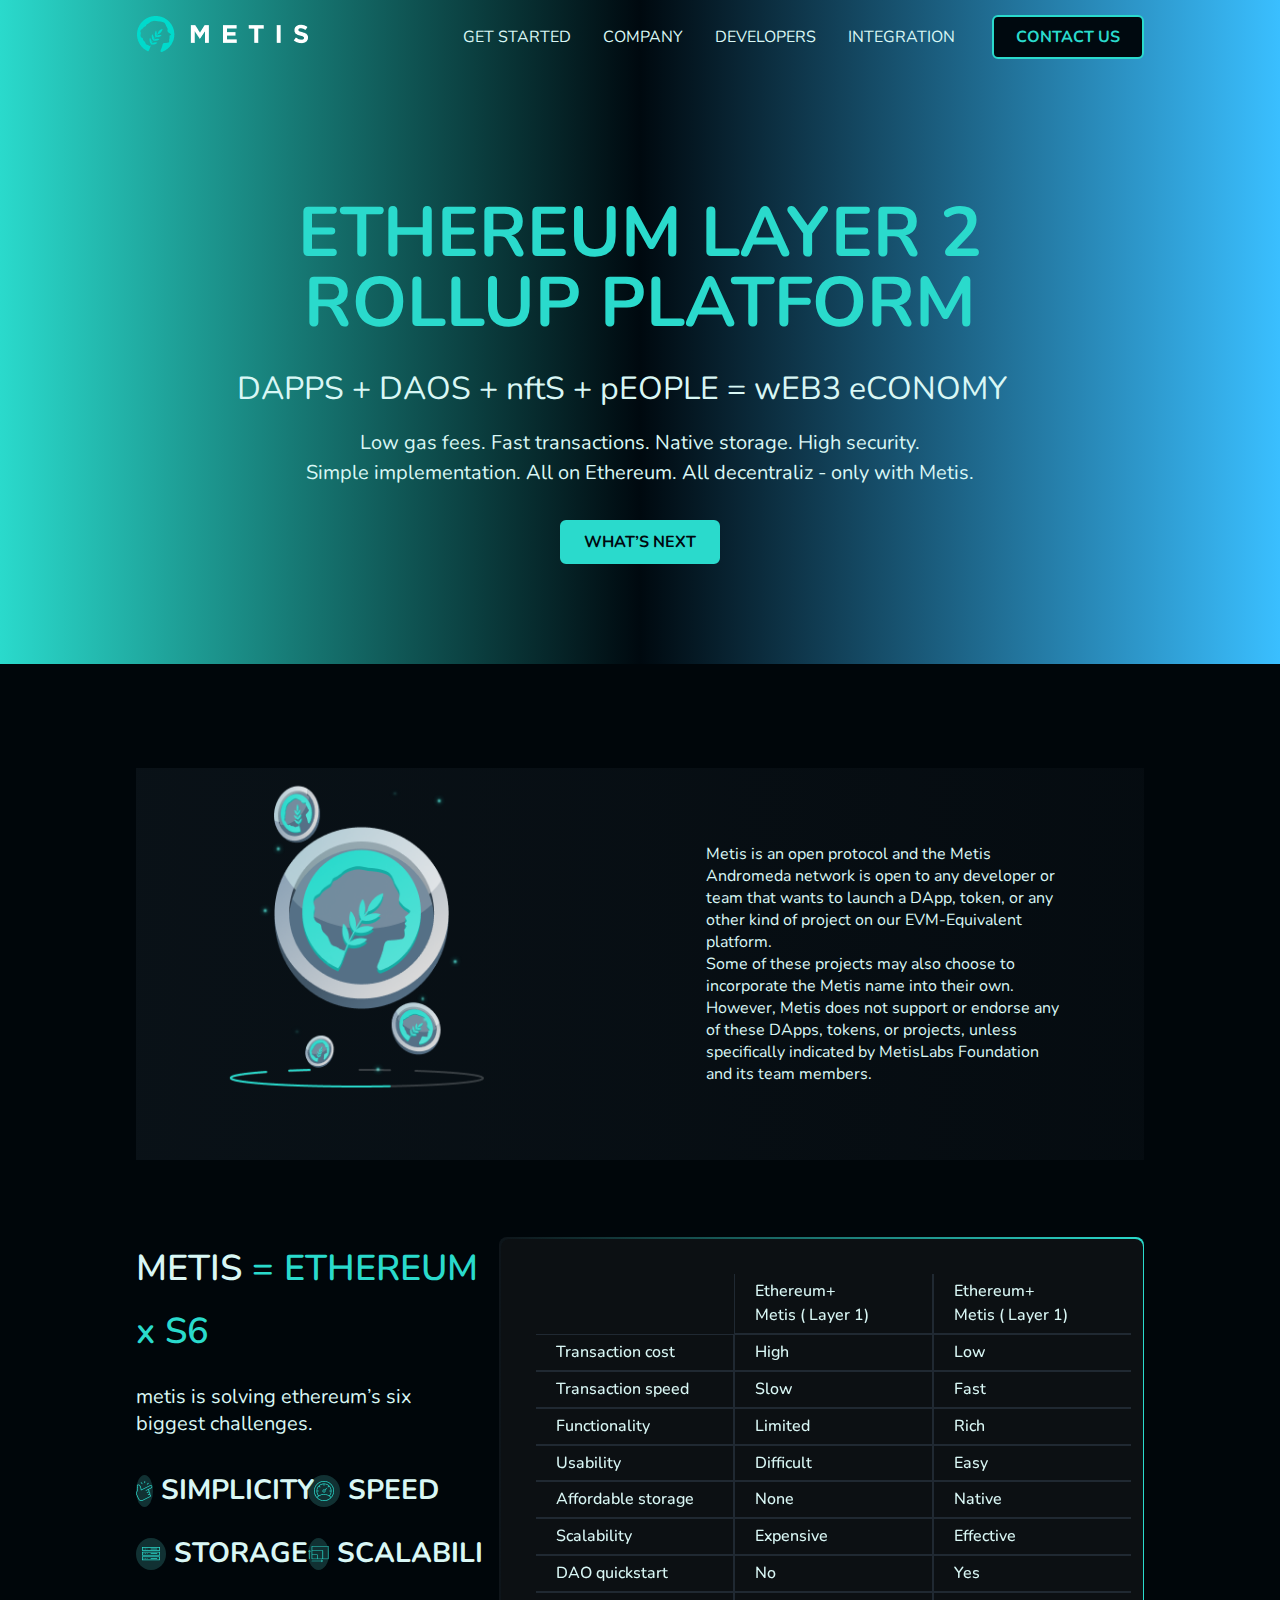
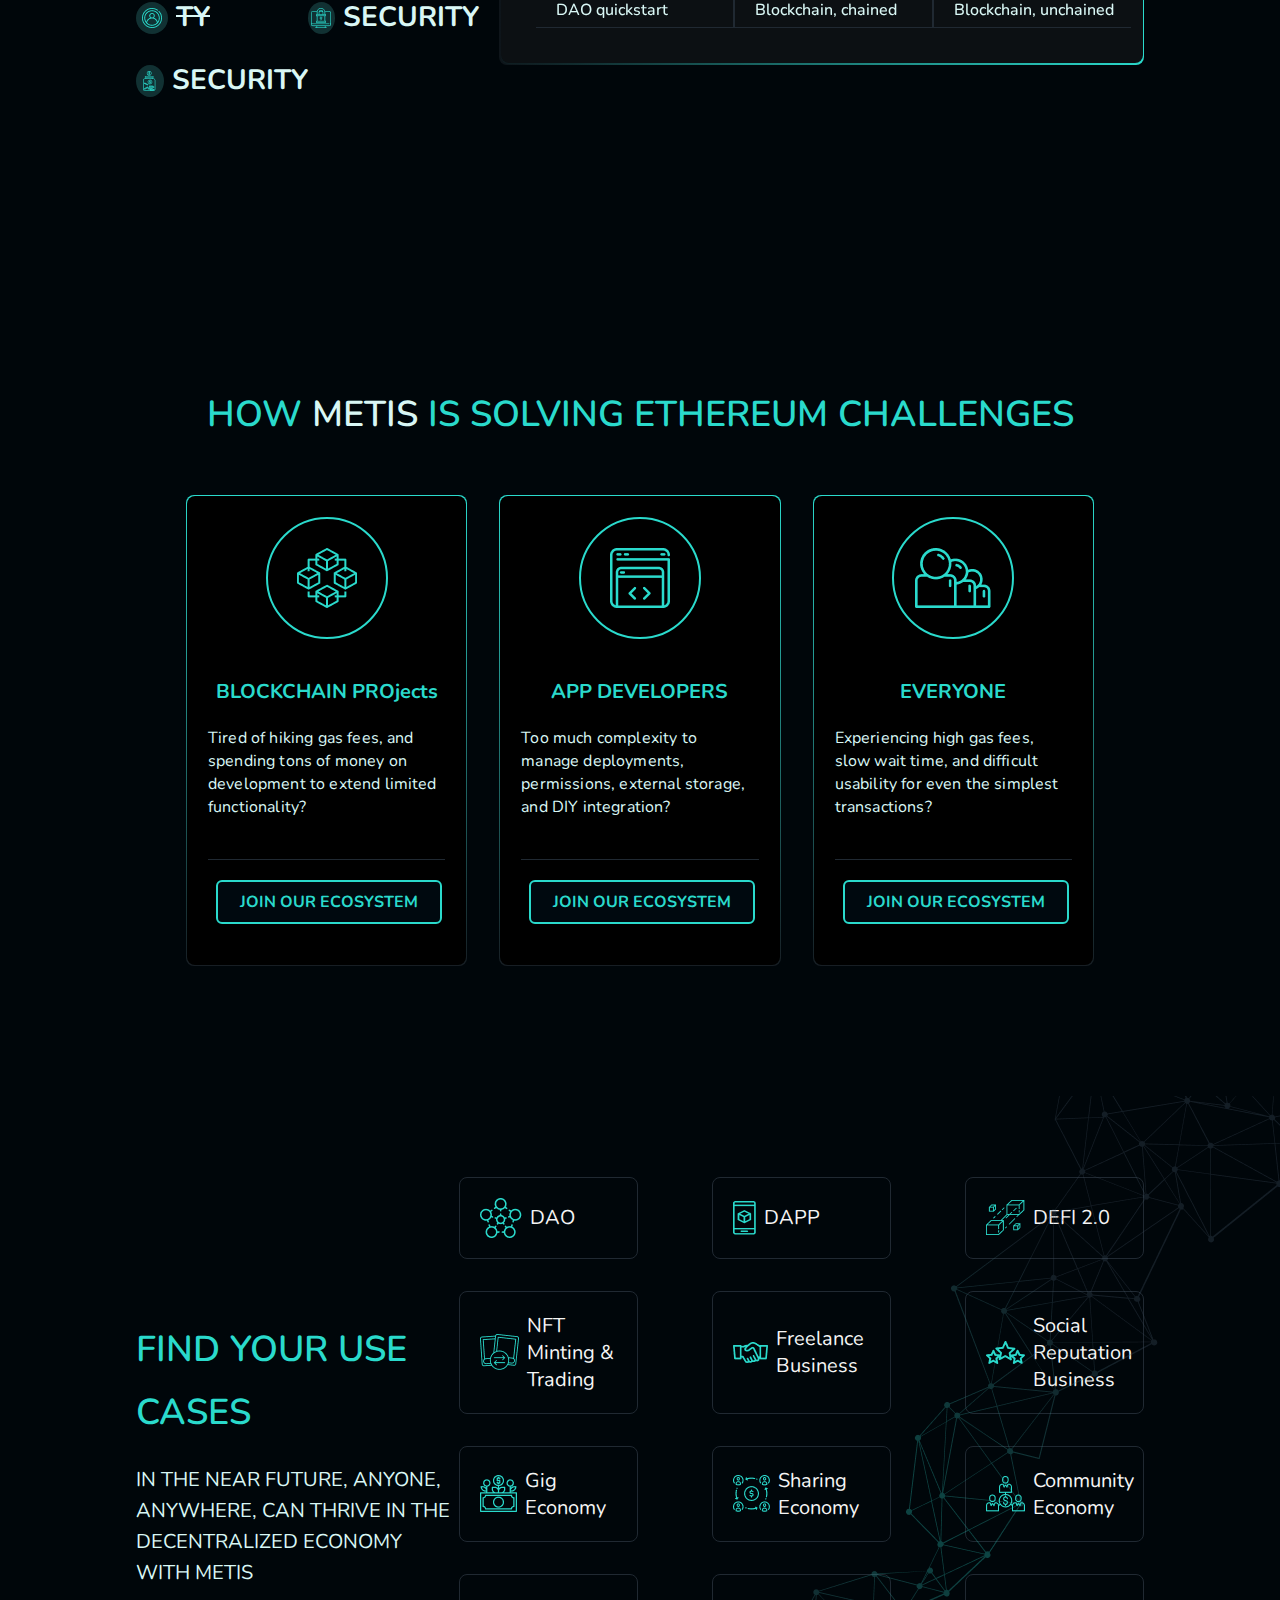
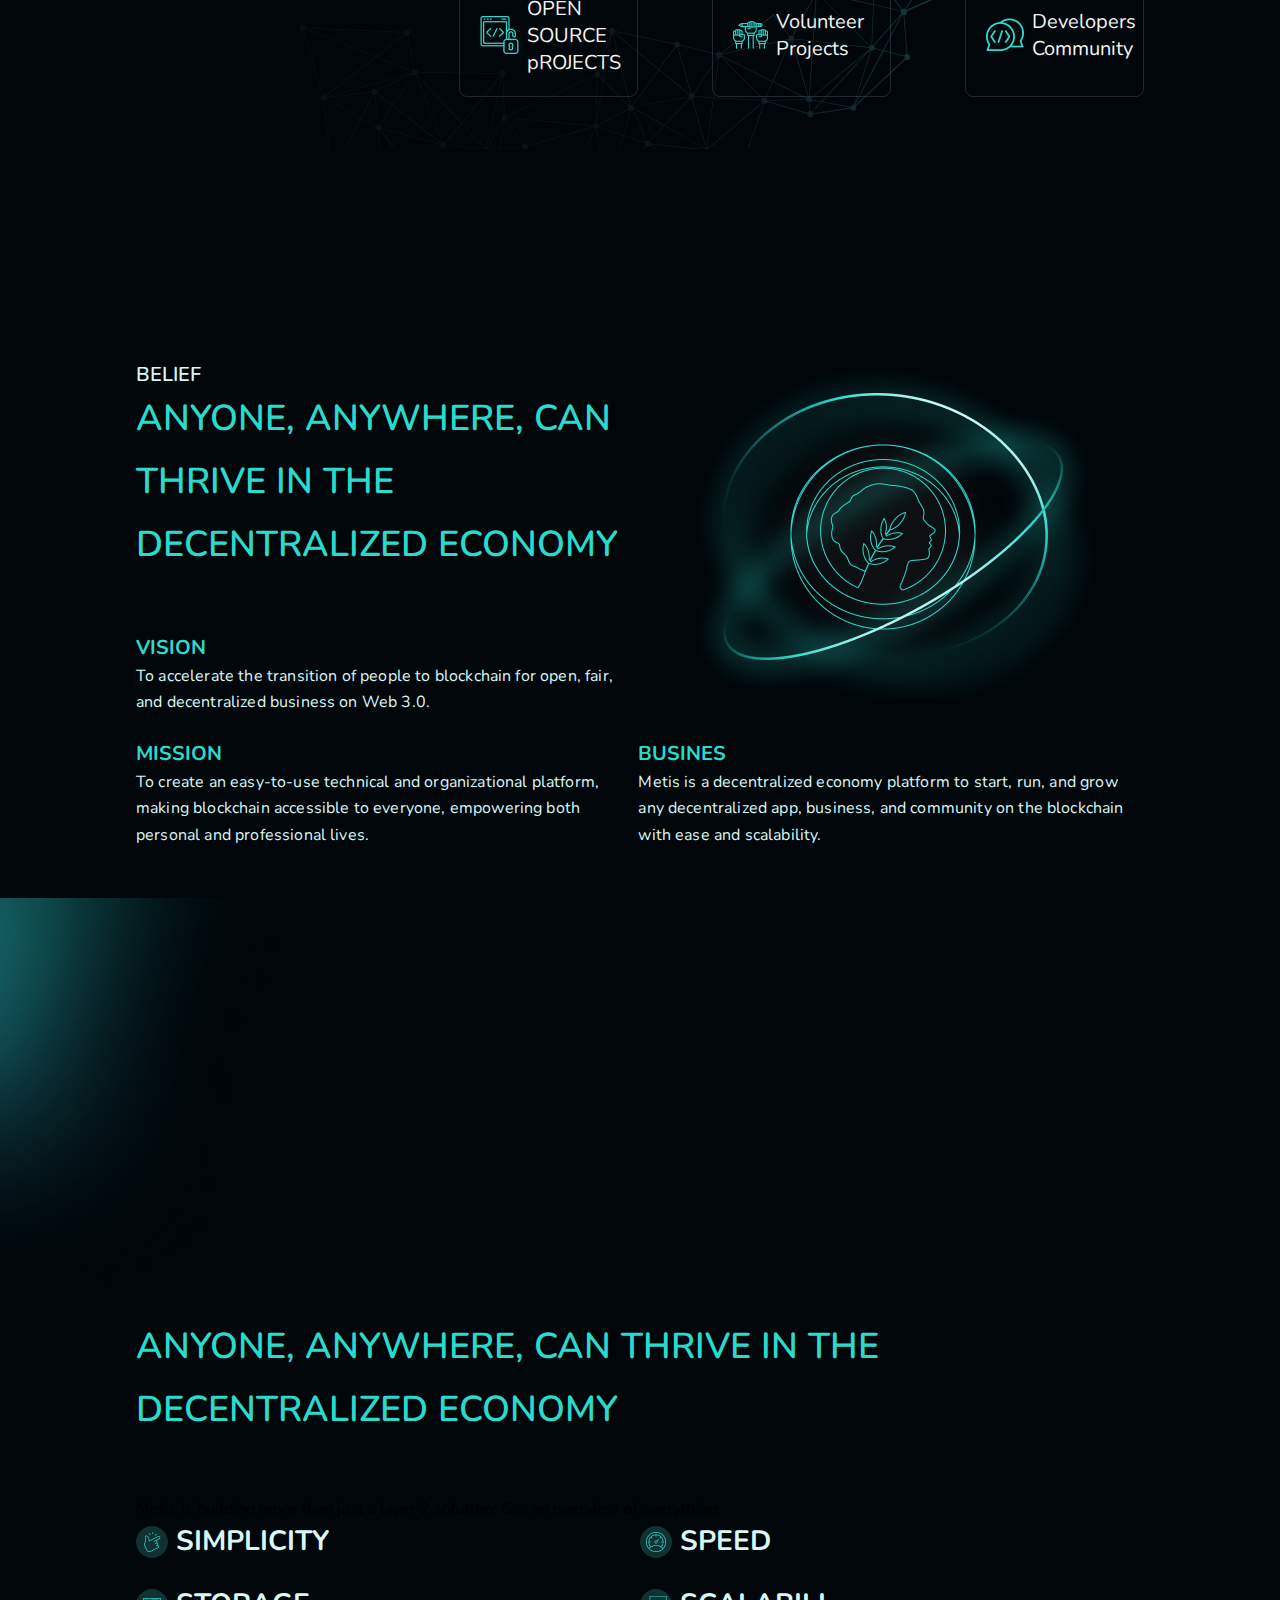
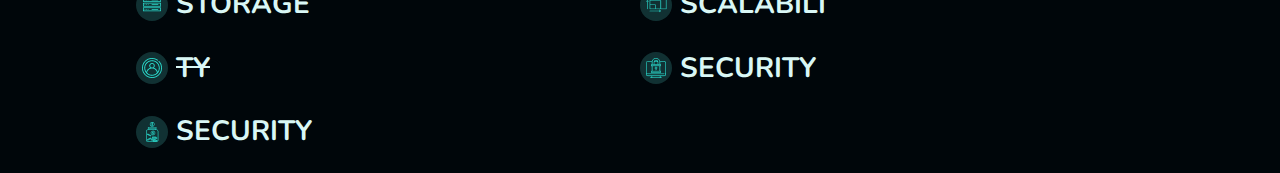
<file: page6/index.html>
<!DOCTYPE html>
<html lang="en">
<head>
    <meta charset="UTF-8">
    <meta http-equiv="X-UA-Compatible" content="IE=edge">
    <meta name="viewport" content="width=device-width, initial-scale=1.0">
    <link rel="shortcut icon" href="./src/img/Vector.png" type="image/x-icon">
    <title>Metis</title>
    <!-- css -->
    <link rel="stylesheet" href="./src/css/reset.css">
    <!-- <link rel="stylesheet" href="./src/css/grid.css"> -->
    <link rel="stylesheet" href="./src/css/style.css">

    <link rel="preconnect" href="https://fonts.googleapis.com">
    <link rel="preconnect" href="https://fonts.gstatic.com" crossorigin>
    <link href="https://fonts.googleapis.com/css2?family=Nunito:wght@400;500;700&display=swap" rel="stylesheet">
</head>
<body>
    <div class="main">
      <div class="block-header-banner">
        <div class="row">
            <!-- header -->
        <div class="header">
            <a href="#" class="logoweb underline">
             <img src="./src/img/logo.png" alt="">
            </a>
            <ul class="nav">
             <li class="nav__item">
                 <a href="#" class="underline nav__link">
                     GET STARTED
                 </a>
             </li>
             <li class="nav__item">
                 <a href="#" class="underline nav__link">
                     COMPANY
                 </a>
             </li>
             <li class="nav__item">
                 <a href="#" class="underline nav__link">
                     DEVELOPERS
                 </a>
             </li>
             <li class="nav__item">
                 <a href="#" class="underline nav__link">
                     INTEGRATION
                 </a>
             </li>
            </ul>
            <a href="#" class="underline btn btn--black">
             Contact us
            </a>
         </div>
         <!-- end header -->
         <!-- banner -->
         <div class="banner">
             <h1 class="banner__title">
                 ETHEREUM LAYER 2 ROLLUP PLATFORM
             </h1>
             <span class="banner__slogan">
                 DAPPS + DAOS + nftS + pEOPLE = wEB3 eCONOMY
             </span>
             <p class="banner__description">
                 Low gas fees. Fast transactions. Native storage. High security.<br/>
 Simple implementation. All on Ethereum. All decentraliz - only with Metis.
             </p>
             <a href="#" class="underline btn btn--blue">
                 what’s next
             </a>
         </div>
         <!-- end banner -->
        </div>
      </div>
      <!-- intro -->
      <div class="intro">
        <div class="row intro__wrapper">
            <img src="./src/img/intro.png" alt="" class="intro__img">
            <p class="intro__content">
                Metis is an open protocol and the Metis Andromeda network is open to any developer or team that wants to launch a DApp, token, or any other kind of project on our EVM-Equivalent platform.<br/>
Some of these projects may also choose to incorporate the Metis name into their own. However, Metis does not support or endorse any of these DApps, tokens, or projects, unless specifically indicated by MetisLabs Foundation and its team members.
            </p>
        </div>
      </div>
      <!--ethereum  -->
      <div class="ethereum row">
        <div class="ethereum__left">
            <h2 class="matis__title">
                <span>METIS </span>= ETHEREUM x S6
            </h2>
            <p class="ethereum__description">
                METIS IS SOLVING ETHEREUM’S
SIX BIGGEST CHALLENGES.
            </p>
            <ul class="ethereum__list">
                <li class="ethereum__item">
                    <span class="ethereum__circle"><img src="./src/img/e1.png" alt=""></span>
                    <span class="ethereum__item-text">SIMPLICITY</span>
                </li>
                <li class="ethereum__item">
                    <span class="ethereum__circle"><img src="./src/img/e2.png" alt=""></span>
                    <span class="ethereum__item-text">SPEED</span>
                </li>
                <li class="ethereum__item">
                    <span class="ethereum__circle"><img src="./src/img/e3.png" alt=""></span>
                    <span class="ethereum__item-text">STORAGE</span>
                </li>
                <li class="ethereum__item">
                    <span class="ethereum__circle"><img src="./src/img/e4.png" alt=""></span>
                    <span class="ethereum__item-text">SCALABILI</span>
                </li>
                <li class="ethereum__item">
                    <span class="ethereum__circle"><img src="./src/img/e5.png" alt=""></span>
                    <s class="ethereum__item-text"pan>TY</s>
                </li>
                <li class="ethereum__item">
                    <span class="ethereum__circle"><img src="./src/img/e7.png" alt=""></span>
                    <span class="ethereum__item-text">SECURITY</span>
                </li>
                <li class="ethereum__item">
                    <span class="ethereum__circle"><img src="./src/img/e8.png" alt=""></span>
                    <span class="ethereum__item-text">SECURITY</span>
                </li>
            </ul>
        </div>
        <div class="ethereum__table-wrapper">
            <div class="ethereum__table">
                <div class="ethereum__row">
                    <span class="ethereum__col ethereum__col--bold"></span>
                    <span class="ethereum__col ethereum__col--bold">Ethereum+<br>
                        Metis ( Layer 1)</span>
                    <span class="ethereum__col ethereum__col--bold">Ethereum+<br>
                        Metis ( Layer 1)</span>
                </div>
                <div class="ethereum__row">
                    <span class="ethereum__col ethereum__col--bold">Transaction cost</span>
                    <span class="ethereum__col ethereum__col--bold">High</span>
                    <span class="ethereum__col ethereum__col--bold">Low</span>
                </div>
                <div class="ethereum__row">
                    <span class="ethereum__col ethereum__col--bold">Transaction speed</span>
                    <span class="ethereum__col ethereum__col--bold">Slow</span>
                    <span class="ethereum__col ethereum__col--bold">Fast</span>
                </div>
                <div class="ethereum__row">
                    <span class="ethereum__col ethereum__col--bold">Functionality</span>
                    <span class="ethereum__col ethereum__col--bold">Limited</span>
                    <span class="ethereum__col ethereum__col--bold">Rich</span>
                </div>
                <div class="ethereum__row">
                    <span class="ethereum__col ethereum__col--bold">Usability</span>
                    <span class="ethereum__col ethereum__col--bold">Difficult</span>
                    <span class="ethereum__col ethereum__col--bold">Easy</span>
                </div>
                <div class="ethereum__row">
                    <span class="ethereum__col ethereum__col--bold">Affordable storage</span>
                    <span class="ethereum__col ethereum__col--bold">None</span>
                    <span class="ethereum__col ethereum__col--bold">Native</span>
                </div>
                <div class="ethereum__row">
                    <span class="ethereum__col ethereum__col--bold">Scalability</span>
                    <span class="ethereum__col ethereum__col--bold">Expensive</span>
                    <span class="ethereum__col ethereum__col--bold">Effective</span>
                </div>
                <div class="ethereum__row">
                    <span class="ethereum__col ethereum__col--bold">DAO quickstart</span>
                    <span class="ethereum__col ethereum__col--bold">No</span>
                    <span class="ethereum__col ethereum__col--bold">Yes</span>
                </div>
                <div class="ethereum__row">
                    <span class="ethereum__col ethereum__col--bold">DAO quickstart</span>
                    <span class="ethereum__col ethereum__col--bold">Blockchain, chained</span>
                    <span class="ethereum__col ethereum__col--bold">Blockchain, unchained</span>
                </div>
            </div>
        </div>
      </div>
      <!-- feature -->
      <div class="feature">
       <div class="row">
       

        <h2 class="matis__title center">
            HOW <span>METIS </span>IS SOLVING ETHEREUM CHALLENGES
        </h2>
        <div class="feature__list">
            <div class="feature__item-wrapper">
            <div class="feature__item">
                <div class="feature__img">
                 <img src="./src/img/fe1.png" alt="" >
                </div>
                 <div class="feature__content">
                     <h3 class="feature__title">
                         BLOCKCHAIN PROjects
                     </h3>
                     <p class="feature__description">
                         Tired of hiking gas fees, and spending tons of money on development to extend limited functionality?
                     </p>
                 </div>
                 <a href="#" class="underline btn btn--black">
                     jOIN OUR ECOSYSTEM
                 </a>
             </div>
            </div>
            <!--  -->
           <div class="feature__item-wrapper">
            <div class="feature__item">
                <div class="feature__img">
                 <img src="./src/img/fe2.png" alt="" >
                </div>
                 <div class="feature__content">
                     <h3 class="feature__title">
                        APP DEVELOPERS
                     </h3>
                     <p class="feature__description">
                        Too much complexity to manage deployments, permissions, external storage, and DIY integration?

                     </p>
                 </div>
                 <a href="#" class="underline btn btn--black">
                     jOIN OUR ECOSYSTEM
                 </a>
             </div>
           </div>
             <!--  -->
           <div class="feature__item-wrapper">
            <div class="feature__item">
                <div class="feature__img">
                 <img src="./src/img/fe3.png" alt="" >
                </div>
                 <div class="feature__content">
                     <h3 class="feature__title">
                        EVERYONE
                     </h3>
                     <p class="feature__description">
                        Experiencing high gas fees, slow wait time, and difficult usability for even the simplest transactions?

                     </p>
                 </div>
                 <a href="#" class="underline btn btn--black">
                     jOIN OUR ECOSYSTEM
                 </a>
             </div>
           </div>
             <!-- <img src="./src/img/bg-fe1.png" alt="" class="feature__bg feature__bg--1">
             <img src="./src/img/bg-fe2.png" alt="" class="feature__bg feature__bg--2"> -->
        </div>
       </div>
      </div>
      <!-- criteria -->
      <div class="criteria">
        <img src="./src/img/bg-cr.png" alt="">
       <div class="row criteria_wrapper">
        <div class="criteria__left">
            <h2 class="matis__title ">
                FIND YOUR USE CASES
            </h2>
            <p class="criteria__description">
                IN THE NEAR FUTURE, ANYONE, ANYWHERE, CAN THRIVE IN THE DECENTRALIZED ECONOMY WITH METIS
            </p>
        </div>

        <ul class="criteria__list">
            <li class="criteria__item">
                <img src="./src/img/cr1.png" alt="">
                <span>DAO</span>
            </li>
            <li class="criteria__item">
                <img src="./src/img/cr2.png" alt="">
                <span>DAPP</span>
            </li>
            <li class="criteria__item">
                <img src="./src/img/cr3.png" alt="">
                <span>DEFI 2.0</span>
            </li>
            <li class="criteria__item">
                <img src="./src/img/cr4.png" alt="">
                <span>NFT Minting
                    & Trading</span>
            </li>
            <li class="criteria__item">
                <img src="./src/img/cr5.png" alt="">
                <span>Freelance
                    Business</span>
            </li>
            <li class="criteria__item">
                <img src="./src/img/cr6.png" alt="">
                <span>Social Reputation
                    Business</span>
            </li>
            <li class="criteria__item">
                <img src="./src/img/cr7.png" alt="">
                <span>Gig
                    Economy</span>
            </li>
            <li class="criteria__item">
                <img src="./src/img/cr8.png" alt="">
                <span>Sharing
                    Economy</span>
            </li>
            <li class="criteria__item">
                <img src="./src/img/cr9.png" alt="">
                <span>Community
                    Economy</span>
            </li>
            <li class="criteria__item">
                <img src="./src/img/cr10.png" alt="">
                <span>OPEN
                    SOURCE
                    pROJECTS</span>
            </li>
            <li class="criteria__item">
                <img src="./src/img/cr11.png" alt="">
                <span>Volunteer
                    Projects</span>
            </li>
            <li class="criteria__item">
                <img src="./src/img/cr12.png" alt="">
                <span>Developers
                    Community</span>
            </li> 
        </ul>
       </div>
      </div>
      <!-- economy -->
      <div class="economy">
        <div class="row economy__wrapper">
            <div class="economy__top">
                <div class="economy__left">
                    <span>BELIEF</span>
                    <h2 class="matis__title economy__title">
                        ANYONE,
    ANYWHERE,
    CAN THRIVE
    IN THE
    DECENTRALIZED
    ECONOMY
                    </h2>
                    <div class="economy__item">
                        <h3 class="economy__item-title">VISION</h3>
                        <p class="economy__item-description">To accelerate the transition of people to blockchain for open, fair, and decentralized business on Web 3.0.
    
                        </p>
                  
                </div>
            
            </div>
            <div class="economy__right">
                <div class="economy__img">
                    <img src="./src/img/eco.png" alt="">
                </div>
              
            </div>

           
          
            </div>
            <div class="economy__bottom">
                <div class="economy__item">
                    <h3 class="economy__item-title">MISSION
                    </h3>
                    <p class="economy__item-description">To create an easy-to-use technical and organizational platform, making blockchain accessible to everyone, empowering both personal and professional lives.
    
                    </p>
                </div>
                    <div class="economy__item">
                        <h3 class="economy__item-title">BUSINES
                        </h3>
                        <p class="economy__item-description">Metis is a decentralized economy platform to start, run, and grow any decentralized app, business, and community on the blockchain with ease and scalability.
    
                        </p>
                    </div>
            </div>
        </div>
      </div>
      <!-- education -->
      <div class="education">
        <img src="./src/img/edu.png" alt="">
        <div class="row">
            <div class="education__left">
                <h2 class="matis__title economy__title">
                    ANYONE,
    ANYWHERE,
    CAN THRIVE
    IN THE
    DECENTRALIZED
    ECONOMY
                </h2>
                <p class="education__description">
                    Metis is building more than just a layer 2 solution:
Get an overview of everything. 
                </p>
                <ul class="ethereum__list">
                    <li class="ethereum__item">
                        <span class="ethereum__circle"><img src="./src/img/e1.png" alt=""></span>
                        <span class="ethereum__item-text">SIMPLICITY</span>
                    </li>
                    <li class="ethereum__item">
                        <span class="ethereum__circle"><img src="./src/img/e2.png" alt=""></span>
                        <span class="ethereum__item-text">SPEED</span>
                    </li>
                    <li class="ethereum__item">
                        <span class="ethereum__circle"><img src="./src/img/e3.png" alt=""></span>
                        <span class="ethereum__item-text">STORAGE</span>
                    </li>
                    <li class="ethereum__item">
                        <span class="ethereum__circle"><img src="./src/img/e4.png" alt=""></span>
                        <span class="ethereum__item-text">SCALABILI</span>
                    </li>
                    <li class="ethereum__item">
                        <span class="ethereum__circle"><img src="./src/img/e5.png" alt=""></span>
                        <s class="ethereum__item-text"pan>TY</s>
                    </li>
                    <li class="ethereum__item">
                        <span class="ethereum__circle"><img src="./src/img/e7.png" alt=""></span>
                        <span class="ethereum__item-text">SECURITY</span>
                    </li>
                    <li class="ethereum__item">
                        <span class="ethereum__circle"><img src="./src/img/e8.png" alt=""></span>
                        <span class="ethereum__item-text">SECURITY</span>
                    </li>
                </ul>
            </div>
        </div>
      </div>
    </div>
</body>
</html>
</file>
<file: page6/src/css/grid.css>
.grid {
    width: 100%;
    display: block;
    padding: 0;
}

.grid.wide {
    max-width: 1200px;
    margin: 0 auto;
}

.row {
    display: flex;
    flex-wrap: wrap;
    margin-left: -4px;
    margin-right: -4px;
}

.row.no-gutters {
    margin-left: 0;
    margin-right: 0;
}

.col {
    padding-left: 4px;
    padding-right: 4px;
}

.row.no-gutters .col {
    padding-left: 0;
    padding-right: 0;
}

.c-0 {
    display: none;
}

.c-1 {
    flex: 0 0 8.33333%;
    max-width: 8.33333%;
}

.c-2 {
    flex: 0 0 16.66667%;
    max-width: 16.66667%;
}

.c-3 {
    flex: 0 0 25%;
    max-width: 25%;
}

.c-4 {
    flex: 0 0 33.33333%;
    max-width: 33.33333%;
}

.c-5 {
    flex: 0 0 41.66667%;
    max-width: 41.66667%;
}

.c-6 {
    flex: 0 0 50%;
    max-width: 50%;
}

.c-7 {
    flex: 0 0 58.33333%;
    max-width: 58.33333%;
}

.c-8 {
    flex: 0 0 66.66667%;
    max-width: 66.66667%;
}

.c-9 {
    flex: 0 0 75%;
    max-width: 75%;
}

.c-10 {
    flex: 0 0 83.33333%;
    max-width: 83.33333%;
}

.c-11 {
    flex: 0 0 91.66667%;
    max-width: 91.66667%;
}

.c-12 {
    flex: 0 0 100%;
    max-width: 100%;
}

.c-o-1 {
    margin-left: 8.33333%;
}

.c-o-2 {
    margin-left: 16.66667%;
}

.c-o-3 {
    margin-left: 25%;
}

.c-o-4 {
    margin-left: 33.33333%;
}

.c-o-5 {
    margin-left: 41.66667%;
}

.c-o-6 {
    margin-left: 50%;
}

.c-o-7 {
    margin-left: 58.33333%;
}

.c-o-8 {
    margin-left: 66.66667%;
}

.c-o-9 {
    margin-left: 75%;
}

.c-o-10 {
    margin-left: 83.33333%;
}

.c-o-11 {
    margin-left: 91.66667%;
}


/* >= Tablet */
@media (min-width: 740px) {
    .row {
        margin-left: -8px;
        margin-right: -8px;
    }

    .col {
        padding-left: 8px;
        padding-right: 8px;
    }

    .m-0 {
        display: none;
    }

    .m-1,
    .m-2,
    .m-3,
    .m-4,
    .m-5,
    .m-6,
    .m-7,
    .m-8,
    .m-9,
    .m-10,
    .m-11,
    .m-12 {
        display: block;
    }

    .m-1 {
        flex: 0 0 8.33333%;
        max-width: 8.33333%;
    }

    .m-2 {
        flex: 0 0 16.66667%;
        max-width: 16.66667%;
    }

    .m-3 {
        flex: 0 0 25%;
        max-width: 25%;
    }

    .m-4 {
        flex: 0 0 33.33333%;
        max-width: 33.33333%;
    }

    .m-5 {
        flex: 0 0 41.66667%;
        max-width: 41.66667%;
    }

    .m-6 {
        flex: 0 0 50%;
        max-width: 50%;
    }

    .m-7 {
        flex: 0 0 58.33333%;
        max-width: 58.33333%;
    }

    .m-8 {
        flex: 0 0 66.66667%;
        max-width: 66.66667%;
    }

    .m-9 {
        flex: 0 0 75%;
        max-width: 75%;
    }

    .m-10 {
        flex: 0 0 83.33333%;
        max-width: 83.33333%;
    }

    .m-11 {
        flex: 0 0 91.66667%;
        max-width: 91.66667%;
    }

    .m-12 {
        flex: 0 0 100%;
        max-width: 100%;
    }

    .m-o-1 {
        margin-left: 8.33333%;
    }

    .m-o-2 {
        margin-left: 16.66667%;
    }

    .m-o-3 {
        margin-left: 25%;
    }

    .m-o-4 {
        margin-left: 33.33333%;
    }

    .m-o-5 {
        margin-left: 41.66667%;
    }

    .m-o-6 {
        margin-left: 50%;
    }

    .m-o-7 {
        margin-left: 58.33333%;
    }

    .m-o-8 {
        margin-left: 66.66667%;
    }

    .m-o-9 {
        margin-left: 75%;
    }

    .m-o-10 {
        margin-left: 83.33333%;
    }

    .m-o-11 {
        margin-left: 91.66667%;
    }
}

/* PC medium resolution > */
@media (min-width: 1113px) {
    .row {
        margin-left: -12px;
        margin-right: -12px;
    }

    .row.sm-gutter {
        margin-left: -5px;
        margin-right: -5px;
    }

    .col {
        padding-left: 12px;
        padding-right: 12px;
    }

    .row.sm-gutter .col {
        padding-left: 5px;
        padding-right: 5px;
    }

    .l-0 {
        display: none;
    }

    .l-1,
    .l-2,
    .l-2-4,
    .l-3,
    .l-4,
    .l-5,
    .l-6,
    .l-7,
    .l-8,
    .l-9,
    .l-10,
    .l-11,
    .l-12 {
        display: block;
    }

    .l-1 {
        flex: 0 0 8.33333%;
        max-width: 8.33333%;
    }

    .l-2 {
        flex: 0 0 16.66667%;
        max-width: 16.66667%;
    }

    .l-2-4 {
        flex: 0 0 20%;
        max-width: 20%;
    }

    .l-3 {
        flex: 0 0 25%;
        max-width: 25%;
    }

    .l-4 {
        flex: 0 0 33.33333%;
        max-width: 33.33333%;
    }

    .l-5 {
        flex: 0 0 41.66667%;
        max-width: 41.66667%;
    }

    .l-6 {
        flex: 0 0 50%;
        max-width: 50%;
    }

    .l-7 {
        flex: 0 0 58.33333%;
        max-width: 58.33333%;
    }

    .l-8 {
        flex: 0 0 66.66667%;
        max-width: 66.66667%;
    }

    .l-9 {
        flex: 0 0 75%;
        max-width: 75%;
    }

    .l-10 {
        flex: 0 0 83.33333%;
        max-width: 83.33333%;
    }

    .l-11 {
        flex: 0 0 91.66667%;
        max-width: 91.66667%;
    }

    .l-12 {
        flex: 0 0 100%;
        max-width: 100%;
    }

    .l-o-1 {
        margin-left: 8.33333%;
    }

    .l-o-2 {
        margin-left: 16.66667%;
    }

    .l-o-3 {
        margin-left: 25%;
    }

    .l-o-4 {
        margin-left: 33.33333%;
    }

    .l-o-5 {
        margin-left: 41.66667%;
    }

    .l-o-6 {
        margin-left: 50%;
    }

    .l-o-7 {
        margin-left: 58.33333%;
    }

    .l-o-8 {
        margin-left: 66.66667%;
    }

    .l-o-9 {
        margin-left: 75%;
    }

    .l-o-10 {
        margin-left: 83.33333%;
    }

    .l-o-11 {
        margin-left: 91.66667%;
    }
}

/* Tablet - PC low resolution */
@media (min-width: 740px) and (max-width: 1023px) {
    .wide {
        width: 644px;
    }
}

/* > PC low resolution */
@media (min-width: 1024px) and (max-width: 1239px) {
    .wide {
        width: 984px;
    }

    .wide .row {
        margin-left: -12px;
        margin-right: -12px;
    }

    .wide .row.sm-gutter {
        margin-left: -5px;
        margin-right: -5px;
    }

    .wide .col {
        padding-left: 12px;
        padding-right: 12px;
    }

    .wide .row.sm-gutter .col {
        padding-left: 5px;
        padding-right: 5px;
    }

    .wide .l-0 {
        display: none;
    }

    .wide .l-1,
    .wide .l-2,
    .wide .l-2-4,
    .wide .l-3,
    .wide .l-4,
    .wide .l-5,
    .wide .l-6,
    .wide .l-7,
    .wide .l-8,
    .wide .l-9,
    .wide .l-10,
    .wide .l-11,
    .wide .l-12 {
        display: block;
    }

    .wide .l-1 {
        flex: 0 0 8.33333%;
        max-width: 8.33333%;
    }

    .wide .l-2 {
        flex: 0 0 16.66667%;
        max-width: 16.66667%;
    }

    .wide .l-2-4 {
        flex: 0 0 20%;
        max-width: 20%;
    }

    .wide .l-3 {
        flex: 0 0 25%;
        max-width: 25%;
    }

    .wide .l-4 {
        flex: 0 0 33.33333%;
        max-width: 33.33333%;
    }

    .wide .l-5 {
        flex: 0 0 41.66667%;
        max-width: 41.66667%;
    }

    .wide .l-6 {
        flex: 0 0 50%;
        max-width: 50%;
    }

    .wide .l-7 {
        flex: 0 0 58.33333%;
        max-width: 58.33333%;
    }

    .wide .l-8 {
        flex: 0 0 66.66667%;
        max-width: 66.66667%;
    }

    .wide .l-9 {
        flex: 0 0 75%;
        max-width: 75%;
    }

    .wide .l-10 {
        flex: 0 0 83.33333%;
        max-width: 83.33333%;
    }

    .wide .l-11 {
        flex: 0 0 91.66667%;
        max-width: 91.66667%;
    }

    .wide .l-12 {
        flex: 0 0 100%;
        max-width: 100%;
    }

    .wide .l-o-1 {
        margin-left: 8.33333%;
    }

    .wide .l-o-2 {
        margin-left: 16.66667%;
    }

    .wide .l-o-3 {
        margin-left: 25%;
    }

    .wide .l-o-4 {
        margin-left: 33.33333%;
    }

    .wide .l-o-5 {
        margin-left: 41.66667%;
    }

    .wide .l-o-6 {
        margin-left: 50%;
    }

    .wide .l-o-7 {
        margin-left: 58.33333%;
    }

    .wide .l-o-8 {
        margin-left: 66.66667%;
    }

    .wide .l-o-9 {
        margin-left: 75%;
    }

    .wide .l-o-10 {
        margin-left: 83.33333%;
    }

    .wide .l-o-11 {
        margin-left: 91.66667%;
    }
}
</file>
<file: page6/src/css/style.css>
html {
    font-size: 16px;
    line-height: 22px;
    font-family: 'Nunito', sans-serif;
}
:root {
    --a--color:linear-gradient(to right,rgba(42, 218, 204, 1),rgba(23, 30, 36, 1));
}
/* modifier */
.btn--black {
    background-color: rgba(0, 9, 15, 1);
    color:rgba(42, 218, 204, 1);
    margin-left: 5px;
}
.btn--blue {
    background-color: rgba(42, 218, 204, 1);
    color:rgba(0, 9, 15, 1);
    margin: auto;
}
.underline {
    text-decoration: none;
}
.center {
    text-align: center;
}
/* block */
.logoweb {
    min-width: 171px;
}
.logoweb > img {
    width:100%;
}
.btn {
    padding:9px 22px;
    border: 2px solid rgba(42, 218, 204, 1);
    display: inline-block;
    cursor: pointer;
    border-radius: 6px;
    text-transform: uppercase;
    min-width: 146px;
    font-weight: 700;
}
.btn:hover {
    opacity: 0.7;
}
.row {
    width:calc(100% - 272px);
    margin:0px auto;
    height: auto;
}

/* main */
.main {
    background-color: rgba(0, 6, 10, 1);
}
.block-header-banner {
    width:100%;
    height:auto;
    background: linear-gradient(to right,rgba(42, 218, 204, 1),rgba(0, 9, 15, 1),rgba(58, 191, 255, 1));
}
/* header */
.header {
    display:flex;
    padding: 15px 0px;
    align-items: center;
}
.nav {
    display:flex;
    list-style:none;
    flex-grow: 1;
    justify-content: flex-end;
}
.nav__item {
    margin-right: 32px;
}
.nav__link {
    display: block;
    color: rgba(217, 247, 245, 1);
}
.nav__item:hover .nav__link {
    color: rgba(217, 247, 245, 0.7);
}
/* banner */
.banner {
    max-width: 80%;
    margin: 0 auto;
    padding: 124px 0px 100px;
    display: flex;
    flex-direction: column;
    justify-content: center;
}
.banner__title {
    color:rgba(42, 218, 204, 1);
    font-size: 70px;
    text-align: center;
    line-height: 70px;
}
.banner__slogan {
    color:rgba(217, 247, 245, 1);
    font-size: 32px;
    line-height: 38px;
    margin: 32px 0px 20px;
    display: block;
}
.banner__description {
    color:rgba(217, 247, 245, 1);
    font-size: 20px;
    line-height: 30px;
    text-align: center;
    margin-bottom: 32px;
}
/* intro */
.intro {
    padding: 104px 0px 77px;
}
.intro__wrapper {
    display: flex;
    justify-content: space-between;
    background: linear-gradient(to right,rgba(66, 86, 103, 0.14),rgba(32, 41, 50, 0.16));
}
.intro__img {
    width:30%;
    margin-left: 75px;
}
.intro__content {
    max-width:calc(36% + 150px);
    color:rgba(217, 247, 245, 1);
    padding: 75px;  
}
/* ethereum */
.ethereum {
    display:flex;
}
.ethereum__left {
    flex-grow: 1;
}
.matis__title {
    font-weight: 600;
    font-size: 36px;
    line-height: 63px;
    color: rgba(42, 218, 204, 1); 
}
.matis__title > span {
    color:#D9F7F5;
}
.ethereum__description {
    font-weight: 400;
    font-size: 20px;
    line-height: 27px;
    color: #D9F7F5;
    text-transform: lowercase;
    margin: 20px 0px 32px;
}
.ethereum__list {
    display: flex;
    flex-wrap: wrap;
    justify-content: space-between;
}
.ethereum__item {
    width:50%;
    margin-bottom: 20px;
    display: flex;
    align-items: center;
}
.ethereum__circle{
    width:32px;
    height:32px;
    border-radius: 50%;
    border: none;
    background: rgba(86, 226, 214, 0.2);
    display: flex;
    justify-content: center;
    align-items: center;
    margin-right: 8px;
}
.ethereum__item-text {
    font-weight: 700;
    font-size: 28px;
    line-height: 155.9%;
    color: #D9F7F5;
    text-transform: capitalize;
}
.ethereum__table {
    
    min-width: 642px;
    color:#fff;
    border: 1px solid transparent;
    padding: 34px 10px 34px 34px;
    background: rgba(12, 16, 19, 1);
    backdrop-filter: blur(40px);
    /* border-top-color:  */
    border-radius: 8px;

}
.ethereum__table-wrapper {
    min-width: 645px;
    margin-left: 20px;
    height: 428px;
    background: linear-gradient(to right,rgba(23, 30, 36, 0.6),rgba(42, 218, 204, 1));
    display: flex;
    justify-content: center;
    align-items: center;
    border-radius: 8px;
}
.ethereum__row {
    display: flex;
}
.ethereum__col{
   width: 33.33%;
    font-weight: 500;
    font-size: 16px;
    line-height: 155.9%;
    color: #D9F7F5;
    padding: 5px 2px 5px 20px ;
    border: 1px solid rgba(32, 41, 50, 1);
}
.ethereum__col:first-child{
   border-left:none ;
}
.ethereum__col:last-child {
    border-right: none;
}
.ethereum__row:first-child .ethereum__col {
    border-top: none;

}
.ethereum__row:first-child .ethereum__col:first-child {
    border: none;
}
/* feature */
.feature {
    position: relative;
    padding: 260px 50px 130px;
}
.feature__bg {
    position: absolute;
    bottom: 0;
    z-index: 0;
}
.feature__bg--1 {
    
    left: 20px;
}
.feature__bg--2 {
    right: 20px;
}
.feature__list {
    margin-top: 49px;
    display: flex;
    align-items: center;
    justify-content: space-between;
}
.feature__item-wrapper {
    width:calc((100% - 64px)/3);
    padding:1px;
    background:linear-gradient(to bottom,rgba(42, 218, 204, 1),rgba(23, 30, 36, 1));
    border-radius: 8px;
}
.feature__item {
    padding: 20px 20px 40px 20px;
    border-radius: 8px;
    border: 1px solid transparent;
    background-color: rgba(0, 0, 0, 1);
    display: flex;
    flex-direction: column;
    align-items: center;
}
.feature__img {
    border-radius: 50%;
    width:122px;
    height: 122px;
    border: 2px solid rgba(42, 218, 204, 1);
    display: flex;
    align-items: center;
    justify-content: center;
    margin-bottom: 38px;
}
 .feature__content {
    padding-bottom:20px;
    border-bottom: 1px solid rgba(32, 41, 50, 1);
    margin-bottom: 20px;
 }
.feature__title {
    font-weight: 700;
    font-size: 20px;
    line-height: 30px;
    /* identical to box height */
    color: #2ADACC;

    width: 100%;
    text-align: center;
}
.feature__description {
    font-weight: 400;
    font-size: 16px;
    line-height: 23px;
    letter-spacing: 0.01em;
    color: #D9F7F5;
    margin:20px auto;
    text-align: left;
    min-height: 69px;
}
/* criteria */
.criteria {
    padding: 81px 0px 100px;
    position: relative;
}
.criteria > img {
    position: absolute;
    right: 0;
    top: 0;
}
.criteria_wrapper {
    display:flex;
    align-items: center;
}
.criteria__left {
    width:32%;
}
.criteria__description {
    font-weight: 400;
    font-size: 20px;
    line-height: 155.52%;
    text-transform: capitalize;
    color: #D9F7F5;
/* or 31px */
    margin-top: 20px;
}
.criteria__list {
    width:68%;
    display: flex;
    flex-wrap: wrap;
    justify-content: space-between;
}
.criteria__item {
    width:calc((100% - 148px)/3);
    display: flex;
    align-items: center;

    border: 1px solid #202932;
    border-radius: 8px;
    margin-bottom: 32px;
    padding: 20px;
}
.criteria__item  > span {
    font-weight: 400;
    font-size: 20px;
    line-height: 27px;
    margin-left: 8px;
    color: #F5F5F5;
    
}
.economy {
    padding:134px 0px 50px;
}
.economy__wrapper {
    
}
.economy__top {
    display: flex;
    margin-bottom: 24px;
}
 .economy__bottom{
    display: flex;
}
.economy__left {
    width:50%;
}
.economy__left > span {
    font-weight: 600;
    font-size: 20px;
    line-height: 119%;
    /* identical to box height, or 24px */
    
    text-transform: capitalize;
    margin-top:10px;
    color: #D9F7F5;
    
}
.economy__title {
    margin-bottom: 57px;
}


.economy__item-title {
    font-weight: 700;
    font-size: 20px;
    line-height: 30px;
    /* identical to box height */
    
    
    color: #2ADACC;
}
.economy__item-description {
    font-weight: 400;
    font-size: 16px;
    line-height: 164.52%;
    /* or 26px */
    
    letter-spacing: 0.01em;
    
    color: #D9F7F5;
    
}
.economy__right {
    width:50%;
}
.economy__img {
    width:100%;
    display: flex;
    justify-content: center;
    align-items: center;
}
</file>
